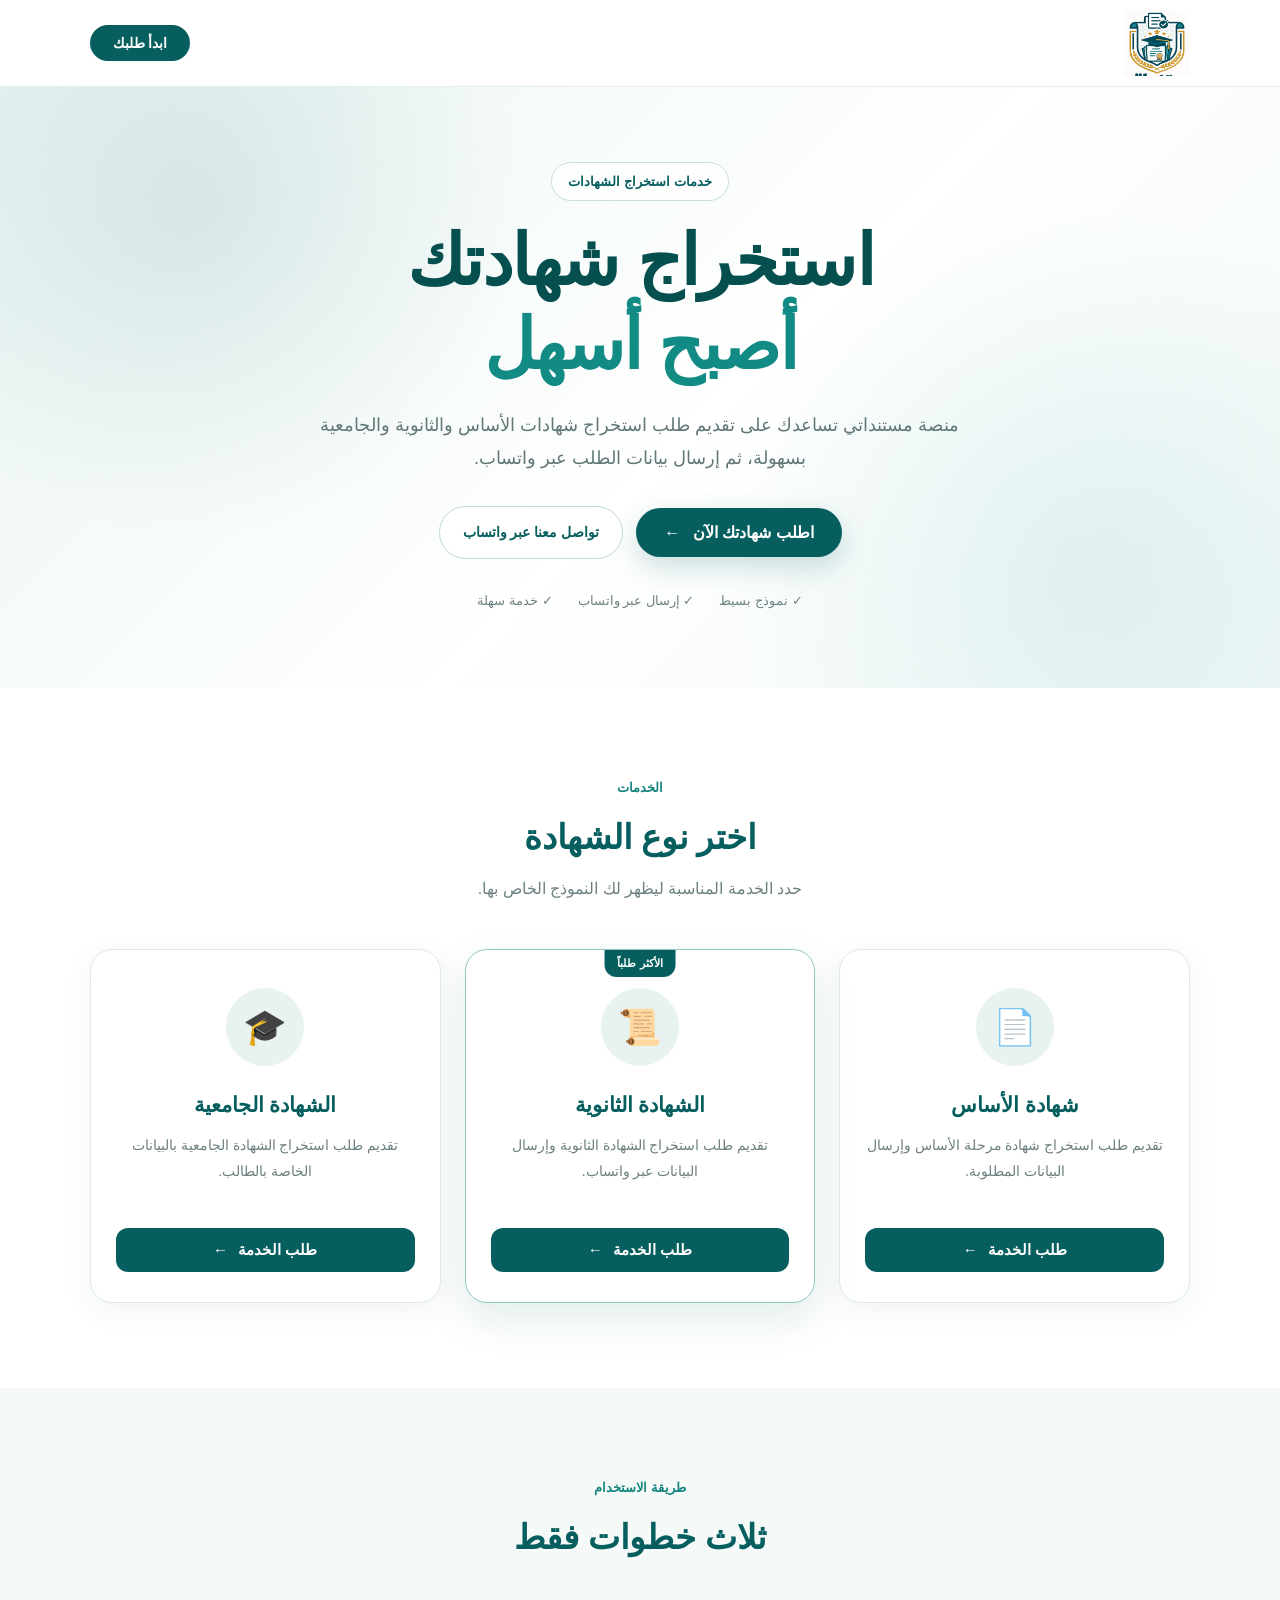
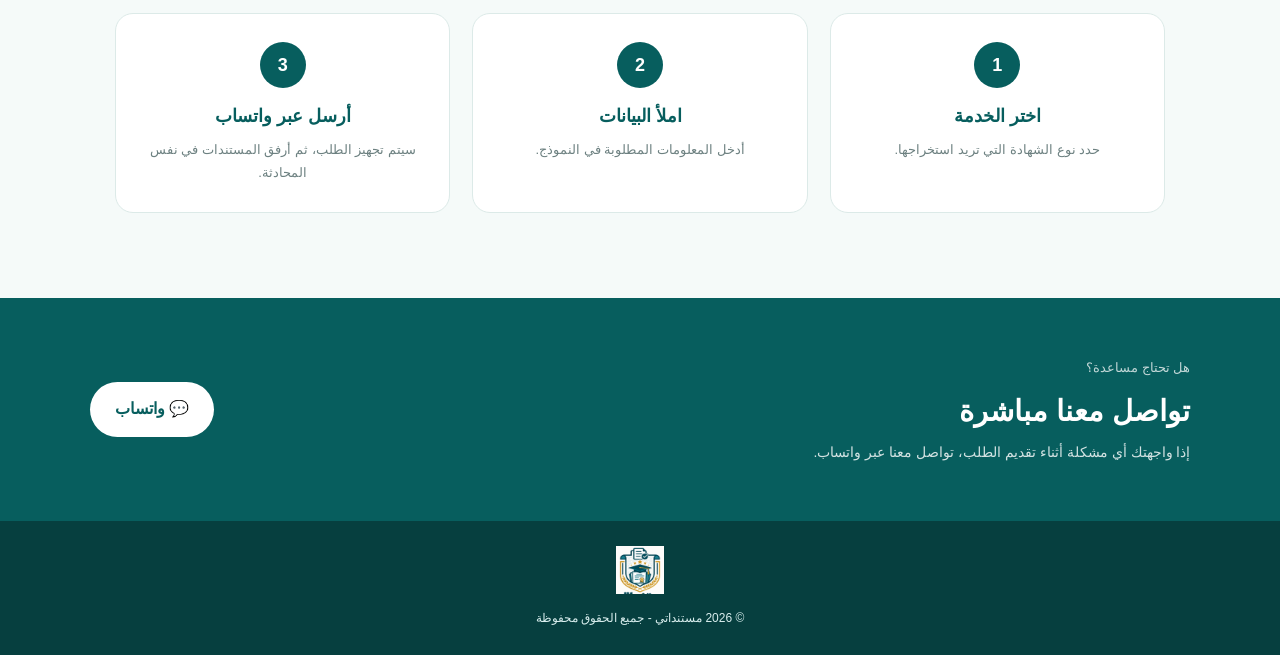
<file: index.html>
<!DOCTYPE html>
<html lang="ar" dir="rtl">

<head>
    <meta charset="UTF-8">
    <meta name="viewport" content="width=device-width, initial-scale=1.0">

    <title>مستنداتي | استخراج الشهادات بسهولة</title>

    <meta name="description"
        content="مستنداتي منصة سهلة لتقديم طلبات استخراج شهادات الأساس والثانوية والجامعية والتواصل عبر واتساب.">
    <meta name="keywords"
        content="مستنداتي, استخراج الشهادات, شهادة الأساس, الشهادة الثانوية, الشهادة الجامعية, السودان">
    <meta name="author" content="مستنداتي">
    <meta name="theme-color" content="#075e5e">

    <meta property="og:title" content="مستنداتي | استخراج الشهادات بسهولة">
    <meta property="og:description"
        content="قدم طلب استخراج شهادتك بسهولة واختر نوع الشهادة ثم أرسل بياناتك عبر واتساب.">
    <meta property="og:type" content="website">
    <meta property="og:image" content="images/logo-full.png">

    <link rel="icon" type="image/png" href="images/favicon.png">
    <link rel="apple-touch-icon" href="images/apple-touch-icon.png">

    <link rel="stylesheet" href="style.css">
</head>

<body>

    <header class="header">
        <a href="index.html" class="brand" aria-label="مستنداتي - الرئيسية">
            <img src="images/logo.png" alt="شعار مستنداتي">
        </a>

        <button class="start-btn" onclick="startOrder()">
            ابدأ طلبك
        </button>
    </header>

    <main>

        <section class="hero">
            <div class="hero-content">

                <div class="hero-badge">خدمات استخراج الشهادات</div>

                <h1>استخراج شهادتك<br><span>أصبح أسهل</span></h1>

                <p>
                    منصة مستنداتي تساعدك على تقديم طلب استخراج شهادات الأساس
                    والثانوية والجامعية بسهولة، ثم إرسال بيانات الطلب عبر واتساب.
                </p>

                <div class="hero-actions">
                    <button class="main-btn" onclick="startOrder()">
                        اطلب شهادتك الآن
                        <span>←</span>
                    </button>

                    <a class="whatsapp-link"
                        href="https://wa.me/249993002322"
                        target="_blank"
                        rel="noopener">
                        تواصل معنا عبر واتساب
                    </a>
                </div>

                <div class="trust-row">
                    <div>✓ نموذج بسيط</div>
                    <div>✓ إرسال عبر واتساب</div>
                    <div>✓ خدمة سهلة</div>
                </div>

            </div>
        </section>

        <section class="services" id="services">

            <div class="section-heading">
                <span>الخدمات</span>
                <h2>اختر نوع الشهادة</h2>
                <p>حدد الخدمة المناسبة ليظهر لك النموذج الخاص بها.</p>
            </div>

            <div class="cards">

                <article class="card">
                    <div class="icon">📄</div>
                    <h3>شهادة الأساس</h3>
                    <p>تقديم طلب استخراج شهادة مرحلة الأساس وإرسال البيانات المطلوبة.</p>
                    <button onclick="goService('basic')">طلب الخدمة <span>←</span></button>
                </article>

                <article class="card featured">
                    <div class="popular">الأكثر طلباً</div>
                    <div class="icon">📜</div>
                    <h3>الشهادة الثانوية</h3>
                    <p>تقديم طلب استخراج الشهادة الثانوية وإرسال البيانات عبر واتساب.</p>
                    <button onclick="goService('secondary')">طلب الخدمة <span>←</span></button>
                </article>

                <article class="card">
                    <div class="icon">🎓</div>
                    <h3>الشهادة الجامعية</h3>
                    <p>تقديم طلب استخراج الشهادة الجامعية بالبيانات الخاصة بالطالب.</p>
                    <button onclick="goService('university')">طلب الخدمة <span>←</span></button>
                </article>

            </div>
        </section>

        <section class="how-it-works">
            <div class="section-heading">
                <span>طريقة الاستخدام</span>
                <h2>ثلاث خطوات فقط</h2>
            </div>

            <div class="steps">
                <div class="step">
                    <b>1</b>
                    <h3>اختر الخدمة</h3>
                    <p>حدد نوع الشهادة التي تريد استخراجها.</p>
                </div>

                <div class="step">
                    <b>2</b>
                    <h3>املأ البيانات</h3>
                    <p>أدخل المعلومات المطلوبة في النموذج.</p>
                </div>

                <div class="step">
                    <b>3</b>
                    <h3>أرسل عبر واتساب</h3>
                    <p>سيتم تجهيز الطلب، ثم أرفق المستندات في نفس المحادثة.</p>
                </div>
            </div>
        </section>

        <section class="contact-section">
            <div>
                <span>هل تحتاج مساعدة؟</span>
                <h2>تواصل معنا مباشرة</h2>
                <p>إذا واجهتك أي مشكلة أثناء تقديم الطلب، تواصل معنا عبر واتساب.</p>
            </div>

            <a href="https://wa.me/249993002322"
                target="_blank"
                rel="noopener"
                class="contact-btn">
                💬 واتساب
            </a>
        </section>

    </main>

    <footer>
        <img src="images/logo.png" alt="" aria-hidden="true">
        <p>© 2026 مستنداتي - جميع الحقوق محفوظة</p>
    </footer>

    <script src="script.js"></script>
</body>

</html>
</file>
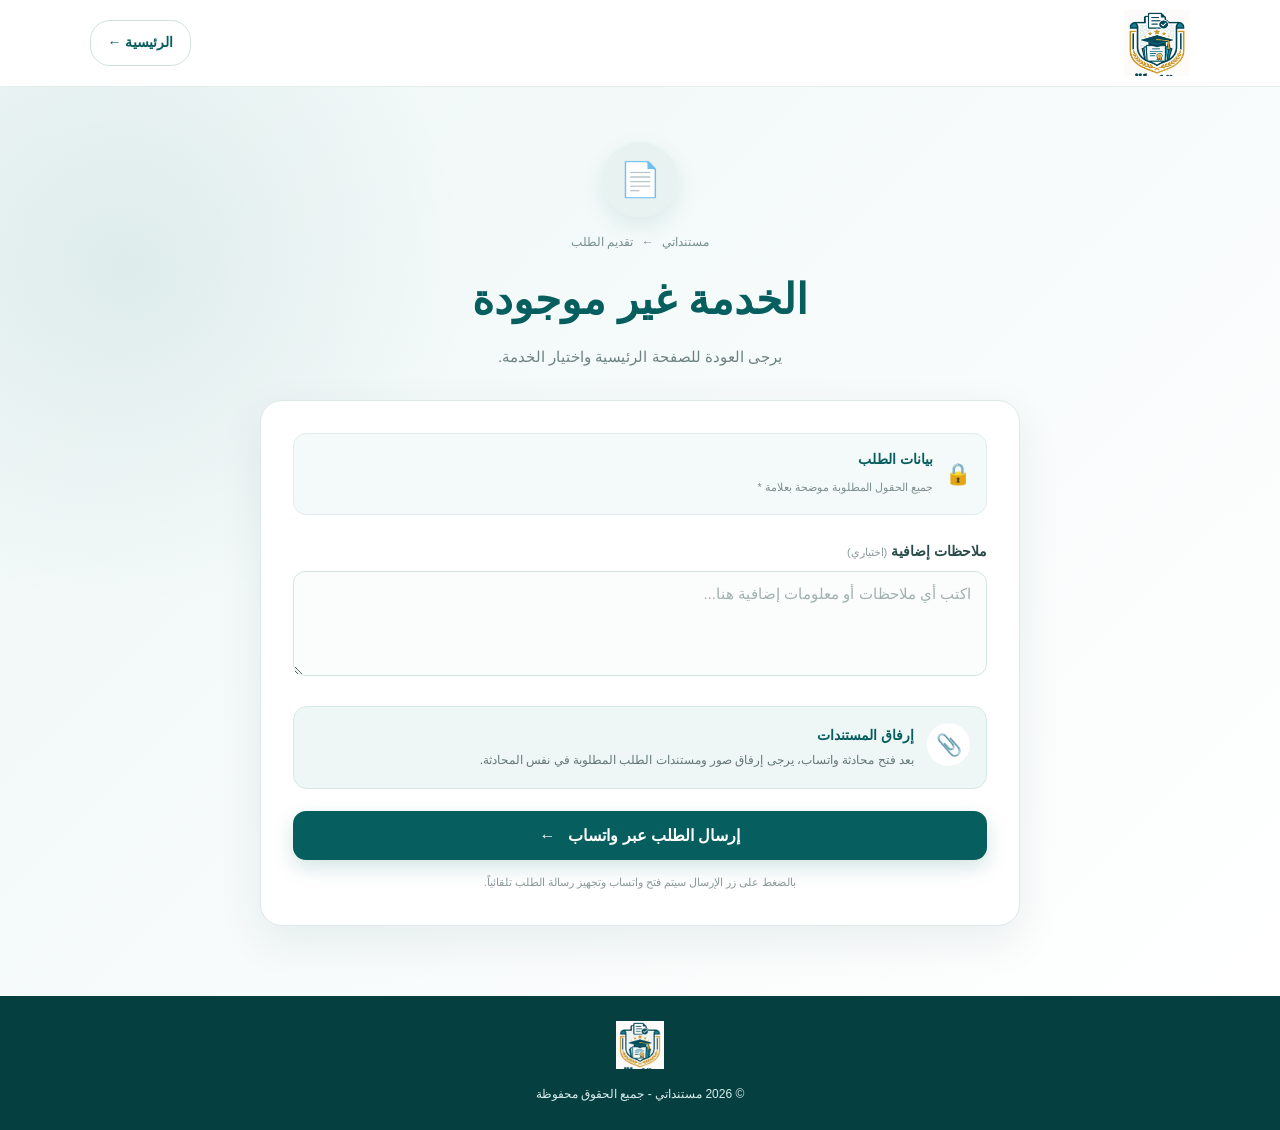
<file: service.html>
<!DOCTYPE html>
<html lang="ar" dir="rtl">

<head>
    <meta charset="UTF-8">
    <meta name="viewport" content="width=device-width, initial-scale=1.0">

    <title>مستنداتي | طلب استخراج الشهادة</title>

    <meta name="description"
        content="نموذج طلب استخراج الشهادة عبر منصة مستنداتي. أدخل بياناتك ثم أرسل الطلب عبر واتساب.">
    <meta name="theme-color" content="#075e5e">

    <link rel="icon" type="image/png" href="images/favicon.png">
    <link rel="apple-touch-icon" href="images/apple-touch-icon.png">

    <link rel="stylesheet" href="style.css">
</head>

<body>

    <header class="header">
        <a href="index.html" class="brand" aria-label="مستنداتي - الرئيسية">
            <img src="images/logo.png" alt="شعار مستنداتي">
        </a>

        <a href="index.html" class="back-btn">الرئيسية ←</a>
    </header>

    <main class="service-page">

        <div class="service-title">
            <div class="service-icon" id="serviceIcon">📄</div>

            <div class="breadcrumb">
                مستنداتي <span>←</span> تقديم الطلب
            </div>

            <h1 id="serviceTitle">استخراج الشهادة</h1>

            <p id="serviceDescription">
                يرجى إدخال البيانات المطلوبة بدقة.
            </p>
        </div>

        <form id="certificateForm" class="certificate-form">

            <div class="form-top-note">
                <span>🔒</span>
                <div>
                    <strong>بيانات الطلب</strong>
                    <small>جميع الحقول المطلوبة موضحة بعلامة *</small>
                </div>
            </div>

            <div id="formFields"></div>

            <div class="form-group">
                <label for="notes">
                    ملاحظات إضافية
                    <span class="optional">(اختياري)</span>
                </label>

                <textarea
                    id="notes"
                    name="notes"
                    rows="4"
                    placeholder="اكتب أي ملاحظات أو معلومات إضافية هنا..."></textarea>
            </div>

            <div class="upload-notice">
                <div class="notice-icon">📎</div>

                <div>
                    <strong>إرفاق المستندات</strong>
                    <p>
                        بعد فتح محادثة واتساب، يرجى إرفاق صور ومستندات الطلب
                        المطلوبة في نفس المحادثة.
                    </p>
                </div>
            </div>

            <button type="submit" class="submit-btn">
                إرسال الطلب عبر واتساب
                <span>←</span>
            </button>

            <div id="formMessage" class="form-message"></div>

            <p class="form-footer-note">
                بالضغط على زر الإرسال سيتم فتح واتساب وتجهيز رسالة الطلب تلقائياً.
            </p>

        </form>

    </main>

    <footer>
        <img src="images/logo.png" alt="" aria-hidden="true">
        <p>© 2026 مستنداتي - جميع الحقوق محفوظة</p>
    </footer>

    <script src="script.js"></script>
</body>

</html>
</file>
<file: style.css>
/* ========================================
   مستنداتي - التصميم النهائي
======================================== */

:root {
    --primary: #075e5e;
    --primary-dark: #043f3f;
    --primary-light: #e8f3f1;
    --text: #183b3b;
    --muted: #6d8181;
    --border: #dceae8;
    --white: #ffffff;
    --bg: #f6faf9;
    --shadow: 0 15px 45px rgba(0, 60, 60, 0.08);
}

* {
    margin: 0;
    padding: 0;
    box-sizing: border-box;
}

html {
    scroll-behavior: smooth;
}

body {
    font-family: Tahoma, Arial, sans-serif;
    background: var(--bg);
    color: var(--text);
    line-height: 1.8;
}

button,
input,
textarea {
    font-family: inherit;
}

button,
a {
    -webkit-tap-highlight-color: transparent;
}

button {
    cursor: pointer;
}

.header {
    width: 100%;
    min-height: 78px;
    padding: 10px 7%;
    background: rgba(255,255,255,.94);
    backdrop-filter: blur(12px);
    display: flex;
    align-items: center;
    justify-content: space-between;
    border-bottom: 1px solid #e4efed;
    position: sticky;
    top: 0;
    z-index: 1000;
}

.brand {
    display: flex;
    align-items: center;
    text-decoration: none;
}

.brand img {
    width: 66px;
    height: 66px;
    object-fit: contain;
    display: block;
}

.start-btn,
.main-btn,
.card button,
.submit-btn,
.contact-btn {
    border: 0;
    background: var(--primary);
    color: white;
    font-weight: 800;
    transition: .25s ease;
}

.start-btn {
    padding: 10px 23px;
    border-radius: 25px;
    font-size: 14px;
}

.start-btn:hover,
.main-btn:hover,
.card button:hover,
.submit-btn:hover,
.contact-btn:hover {
    background: var(--primary-dark);
    transform: translateY(-2px);
}

/* Hero */

.hero {
    min-height: 600px;
    display: flex;
    justify-content: center;
    align-items: center;
    text-align: center;
    padding: 75px 20px;
    position: relative;
    overflow: hidden;
    background:
        radial-gradient(circle at 15% 20%, rgba(7,94,94,.11), transparent 28%),
        radial-gradient(circle at 85% 80%, rgba(20,150,145,.10), transparent 30%),
        linear-gradient(135deg, #e9f5f3, #ffffff 55%, #f1f8f7);
}

.hero-content {
    max-width: 850px;
    position: relative;
    z-index: 1;
}

.hero-badge {
    display: inline-block;
    padding: 7px 16px;
    margin-bottom: 18px;
    border: 1px solid #c9e0dd;
    border-radius: 30px;
    color: var(--primary);
    background: rgba(255,255,255,.75);
    font-size: 13px;
    font-weight: 700;
}

.hero h1 {
    font-size: clamp(38px, 7vw, 70px);
    line-height: 1.2;
    color: #064f4f;
    margin-bottom: 22px;
    font-weight: 900;
    letter-spacing: -1.5px;
}

.hero h1 span {
    color: #138b85;
}

.hero p {
    max-width: 690px;
    margin: 0 auto 32px;
    color: #617777;
    font-size: 18px;
}

.hero-actions {
    display: flex;
    justify-content: center;
    align-items: center;
    gap: 13px;
    flex-wrap: wrap;
}

.main-btn {
    padding: 15px 28px;
    border-radius: 30px;
    font-size: 16px;
    box-shadow: 0 10px 28px rgba(7,94,94,.20);
}

.main-btn span {
    margin-right: 8px;
}

.whatsapp-link {
    text-decoration: none;
    color: var(--primary);
    border: 1px solid #bdd8d5;
    background: white;
    padding: 13px 23px;
    border-radius: 30px;
    font-size: 14px;
    font-weight: 700;
    transition: .25s ease;
}

.whatsapp-link:hover {
    background: var(--primary-light);
}

.trust-row {
    margin-top: 30px;
    display: flex;
    justify-content: center;
    flex-wrap: wrap;
    gap: 12px 25px;
    color: #6e8282;
    font-size: 13px;
}

/* Sections */

.services,
.how-it-works {
    padding: 85px 7%;
    background: white;
}

.section-heading {
    text-align: center;
    max-width: 650px;
    margin: 0 auto 45px;
}

.section-heading > span {
    color: #15847f;
    font-size: 13px;
    font-weight: 800;
}

.section-heading h2 {
    margin-top: 5px;
    color: var(--primary);
    font-size: 34px;
}

.section-heading p {
    color: var(--muted);
    margin-top: 7px;
}

/* Cards */

.cards {
    max-width: 1150px;
    margin: auto;
    display: grid;
    grid-template-columns: repeat(3, 1fr);
    gap: 24px;
}

.card {
    position: relative;
    text-align: center;
    padding: 38px 25px 30px;
    border: 1px solid var(--border);
    border-radius: 22px;
    background: white;
    box-shadow: 0 8px 30px rgba(0,50,50,.06);
    transition: .3s ease;
    overflow: hidden;
}

.card:hover {
    transform: translateY(-8px);
    box-shadow: 0 18px 45px rgba(0,50,50,.12);
    border-color: #a8cfcb;
}

.card.featured {
    border-color: #94c7c2;
    box-shadow: 0 15px 42px rgba(7,94,94,.12);
}

.popular {
    position: absolute;
    top: 0;
    right: 50%;
    transform: translateX(50%);
    padding: 4px 13px;
    border-radius: 0 0 12px 12px;
    background: var(--primary);
    color: white;
    font-size: 11px;
    font-weight: 800;
}

.icon,
.service-icon {
    display: flex;
    align-items: center;
    justify-content: center;
    background: var(--primary-light);
    border-radius: 50%;
}

.icon {
    width: 78px;
    height: 78px;
    margin: 0 auto 20px;
    font-size: 35px;
}

.card h3 {
    color: var(--primary);
    font-size: 21px;
    margin-bottom: 10px;
}

.card p {
    color: var(--muted);
    font-size: 14px;
    min-height: 72px;
    margin-bottom: 23px;
}

.card button {
    width: 100%;
    padding: 13px 20px;
    border-radius: 12px;
    font-size: 15px;
}

.card button span {
    margin-right: 6px;
}

/* Steps */

.how-it-works {
    background: #f5faf9;
}

.steps {
    max-width: 1050px;
    margin: auto;
    display: grid;
    grid-template-columns: repeat(3, 1fr);
    gap: 22px;
}

.step {
    text-align: center;
    padding: 28px 22px;
    background: white;
    border: 1px solid var(--border);
    border-radius: 18px;
}

.step b {
    width: 46px;
    height: 46px;
    margin: 0 auto 12px;
    display: flex;
    align-items: center;
    justify-content: center;
    border-radius: 50%;
    background: var(--primary);
    color: white;
    font-size: 18px;
}

.step h3 {
    color: var(--primary);
    font-size: 18px;
}

.step p {
    color: var(--muted);
    font-size: 13px;
    margin-top: 5px;
}

/* Contact */

.contact-section {
    margin: 0;
    padding: 55px 7%;
    background: var(--primary);
    color: white;
    display: flex;
    align-items: center;
    justify-content: space-between;
    gap: 30px;
}

.contact-section span {
    font-size: 13px;
    opacity: .75;
}

.contact-section h2 {
    font-size: 29px;
    margin: 3px 0;
}

.contact-section p {
    opacity: .82;
    font-size: 14px;
}

.contact-btn {
    background: white;
    color: var(--primary);
    padding: 13px 25px;
    border-radius: 30px;
    text-decoration: none;
    white-space: nowrap;
}

.contact-btn:hover {
    background: #e9f5f3;
}

/* Service page */

.service-page {
    min-height: calc(100vh - 78px);
    padding: 55px 20px 70px;
    background:
        radial-gradient(circle at 10% 20%, rgba(7,94,94,.08), transparent 25%),
        linear-gradient(135deg, #eef7f6, #ffffff);
}

.back-btn {
    text-decoration: none;
    color: var(--primary);
    font-size: 14px;
    font-weight: 800;
    padding: 9px 17px;
    border: 1px solid #cfe1df;
    border-radius: 20px;
    transition: .25s;
}

.back-btn:hover {
    background: var(--primary-light);
}

.service-title {
    max-width: 760px;
    margin: 0 auto 30px;
    text-align: center;
}

.service-icon {
    width: 76px;
    height: 76px;
    margin: 0 auto 14px;
    font-size: 34px;
    box-shadow: 0 8px 22px rgba(7,94,94,.10);
}

.breadcrumb {
    color: #789090;
    font-size: 12px;
    margin-bottom: 8px;
}

.breadcrumb span {
    margin: 0 5px;
}

.service-title h1 {
    color: var(--primary);
    font-size: clamp(28px, 5vw, 42px);
    margin-bottom: 6px;
}

.service-title p {
    color: var(--muted);
    font-size: 15px;
}

.certificate-form {
    width: 100%;
    max-width: 760px;
    margin: auto;
    padding: 32px;
    background: white;
    border: 1px solid var(--border);
    border-radius: 22px;
    box-shadow: var(--shadow);
}

.form-top-note {
    display: flex;
    align-items: center;
    gap: 12px;
    padding: 13px 15px;
    margin-bottom: 24px;
    background: #f4faf9;
    border: 1px solid #e1eeec;
    border-radius: 13px;
}

.form-top-note > span {
    font-size: 21px;
}

.form-top-note strong {
    display: block;
    color: var(--primary);
    font-size: 14px;
}

.form-top-note small {
    color: #7b8d8d;
    font-size: 11px;
}

.form-group {
    margin-bottom: 20px;
}

.form-group label {
    display: block;
    margin-bottom: 7px;
    color: #294b4b;
    font-size: 14px;
    font-weight: 800;
}

.required {
    color: #d9534f;
    margin-right: 3px;
}

.optional {
    color: #8b9b9b;
    font-size: 11px;
    font-weight: normal;
}

.form-group input,
.form-group textarea {
    width: 100%;
    border: 1px solid #d5e4e2;
    border-radius: 12px;
    background: #fbfdfd;
    color: var(--text);
    outline: none;
    font-size: 15px;
    padding: 13px 15px;
    transition: .2s;
}

.form-group input {
    height: 49px;
}

.form-group textarea {
    min-height: 105px;
    resize: vertical;
}

.form-group input:focus,
.form-group textarea:focus {
    border-color: var(--primary);
    background: white;
    box-shadow: 0 0 0 3px rgba(7,94,94,.08);
}

.form-group input::placeholder,
.form-group textarea::placeholder {
    color: #a2b0b0;
}

.upload-notice {
    display: flex;
    align-items: flex-start;
    gap: 13px;
    padding: 16px;
    margin: 7px 0 22px;
    background: #eef7f6;
    border: 1px solid #d6e9e7;
    border-radius: 14px;
}

.notice-icon {
    width: 43px;
    height: 43px;
    flex-shrink: 0;
    display: flex;
    align-items: center;
    justify-content: center;
    background: white;
    border-radius: 50%;
    font-size: 21px;
}

.upload-notice strong {
    display: block;
    color: var(--primary);
    margin-bottom: 2px;
    font-size: 14px;
}

.upload-notice p {
    color: #657878;
    font-size: 12px;
}

.submit-btn {
    width: 100%;
    padding: 15px;
    border-radius: 13px;
    font-size: 16px;
    box-shadow: 0 8px 20px rgba(7,94,94,.17);
}

.submit-btn span {
    margin-right: 8px;
}

.form-message {
    margin-top: 15px;
    padding: 12px;
    border-radius: 10px;
    text-align: center;
    font-size: 13px;
    display: none;
}

.form-message.success {
    display: block;
    background: #e8f6ef;
    color: #24734b;
    border: 1px solid #c8e8d7;
}

.form-footer-note {
    text-align: center;
    color: #8a9999;
    font-size: 11px;
    margin-top: 13px;
}

/* Footer */

footer {
    background: #063f3f;
    color: #d9eeee;
    text-align: center;
    padding: 25px 15px;
}

footer img {
    width: 48px;
    height: 48px;
    object-fit: contain;
    margin-bottom: 5px;
}

footer p {
    font-size: 12px;
}

/* Responsive */

@media (max-width: 850px) {

    .header {
        padding: 8px 5%;
    }

    .brand img {
        width: 58px;
        height: 58px;
    }

    .cards,
    .steps {
        grid-template-columns: 1fr;
        max-width: 520px;
    }

    .hero {
        min-height: 540px;
    }

    .hero p {
        font-size: 16px;
    }

    .contact-section {
        flex-direction: column;
        text-align: center;
    }

}

@media (max-width: 600px) {

    .header {
        min-height: 68px;
    }

    .start-btn {
        padding: 9px 16px;
        font-size: 12px;
    }

    .brand img {
        width: 53px;
        height: 53px;
    }

    .hero {
        padding: 60px 18px;
    }

    .hero h1 {
        font-size: 36px;
    }

    .hero-actions {
        flex-direction: column;
    }

    .main-btn,
    .whatsapp-link {
        width: min(100%, 330px);
    }

    .trust-row {
        gap: 7px 15px;
        font-size: 11px;
    }

    .services,
    .how-it-works {
        padding: 65px 5%;
    }

    .section-heading h2 {
        font-size: 29px;
    }

    .certificate-form {
        padding: 23px 17px;
        border-radius: 17px;
    }

    .service-page {
        padding: 40px 14px 55px;
    }

    .service-title h1 {
        font-size: 29px;
    }

    .upload-notice {
        padding: 14px;
    }

    .contact-section {
        padding: 45px 6%;
    }

}
</file>
